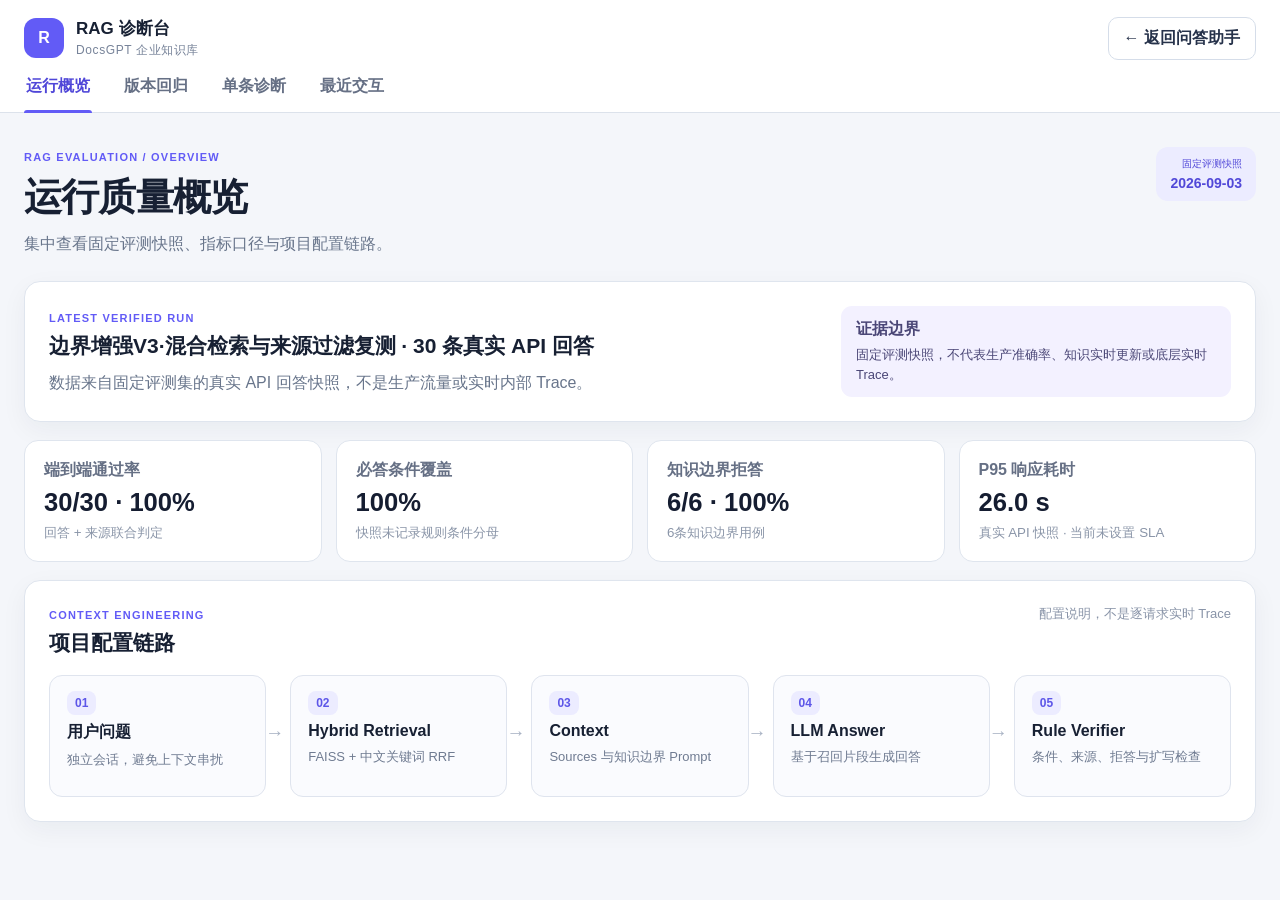
<file: deployment/server/frontend/ops/index.html>
<!doctype html>
<html lang="zh-CN">
  <head>
    <meta charset="UTF-8" />
    <meta name="viewport" content="width=device-width, initial-scale=1.0" />
    <title>DocsGPT RAG 评测与链路诊断台</title>
    <link rel="stylesheet" href="./styles.css?v=rag-ui-v3" />
  </head>
  <body>
    <header class="topbar">
      <div class="topbar-main">
        <div class="brand"><span class="brand-mark">R</span><div><strong>RAG 诊断台</strong><small>DocsGPT 企业知识库</small></div></div>
        <div class="topbar-actions">
          <span id="preview-badge" class="preview-badge" hidden>LOCAL PREVIEW</span>
          <a id="demo-link" class="demo-link" href="/demo">← 返回问答助手</a>
        </div>
      </div>
      <nav class="view-tabs" aria-label="诊断台模块">
        <button class="view-tab active" type="button" data-view-target="overview" aria-selected="true">运行概览</button>
        <button class="view-tab" type="button" data-view-target="versions" aria-selected="false">版本回归</button>
        <button class="view-tab" type="button" data-view-target="traces" aria-selected="false">单条诊断</button>
        <button class="view-tab" type="button" data-view-target="live" aria-selected="false">最近交互</button>
      </nav>
    </header>

    <main>
      <section class="view active" data-view="overview">
        <div class="page-heading">
          <div><span class="eyebrow">RAG EVALUATION / OVERVIEW</span><h1>运行质量概览</h1><p>集中查看固定评测快照、指标口径与项目配置链路。</p></div>
          <span class="snapshot-stamp"><small>固定评测快照</small><strong id="run-date">--</strong></span>
        </div>
        <article class="panel run-summary">
          <div><span class="eyebrow">LATEST VERIFIED RUN</span><h2 id="run-title">正在载入评测数据…</h2><p id="run-notice"></p></div>
          <div class="evidence-note"><strong>证据边界</strong><span>固定评测快照，不代表生产准确率、知识实时更新或底层实时 Trace。</span></div>
        </article>
        <section class="metrics" aria-label="核心指标">
          <article><span>端到端通过率</span><strong id="metric-e2e">--</strong><small id="metric-e2e-note">回答 + 来源联合判定</small></article>
          <article><span>必答条件覆盖</span><strong id="metric-coverage">--</strong><small id="metric-coverage-note">规则化固定集检查</small></article>
          <article><span>知识边界拒答</span><strong id="metric-boundary">--</strong><small id="metric-boundary-note">拒答且无依据扩写</small></article>
          <article><span>P95 响应耗时</span><strong id="metric-p95">--</strong><small id="metric-p95-note">真实 API 回答快照</small></article>
        </section>
        <article class="panel">
          <div class="section-heading"><div><span class="eyebrow">CONTEXT ENGINEERING</span><h2>项目配置链路</h2></div><span class="muted">配置说明，不是逐请求实时 Trace</span></div>
          <div id="pipeline-list" class="pipeline"></div>
        </article>
      </section>

      <section class="view" data-view="versions" hidden>
        <div class="page-heading">
          <div><span class="eyebrow">VERSION REGRESSION</span><h1>版本回归对比</h1><p>同一组30条固定用例；每个版本默认与上一版本比较。</p></div>
          <span class="baseline-note">默认基线：上一版本</span>
        </div>
        <article class="panel comparison-panel">
          <div class="comparison-head"><span>评测版本</span><span>端到端</span><span>条件覆盖</span><span>来源命中</span><span>边界拒答</span><span>状态</span></div>
          <div id="version-list" class="version-list"></div>
        </article>
        <p class="footnote">绿色表示相对上一版本改善，红色表示回归；历史失败明细未随当前快照保存时不会虚构失败案例。</p>
      </section>

      <section class="view" data-view="traces" hidden>
        <div class="page-heading"><div><span class="eyebrow">EVALUATION TRACE</span><h1>单条问题诊断</h1><p>检查问题、来源、回答和规则判定；缺失的 Chunk 与检索字段明确显示为未提供。</p></div></div>
        <article class="panel trace-panel">
          <div class="trace-picker">
            <label for="trace-select">选择固定评测用例</label>
            <div><select id="trace-select"></select><button id="boundary-case-button" type="button">查看边界用例</button></div>
          </div>
          <section class="case-chain" aria-label="项目配置链路">
            <div><strong>项目配置链路</strong><small>非逐阶段实时 Trace</small></div>
            <ol id="case-chain-list"></ol>
          </section>
          <div id="trace-detail" class="trace-detail"></div>
          <section class="retrieval-record">
            <div class="section-heading"><div><span class="eyebrow">RETRIEVAL RECORD</span><h2>当前快照中的检索信息</h2></div></div>
            <p id="retrieval-notice" class="data-notice"></p>
            <div class="table-scroll">
              <table><thead><tr><th>排名</th><th>来源</th><th>Chunk ID</th><th>检索方式</th><th>分数</th><th>进入 Prompt</th></tr></thead><tbody id="retrieval-body"></tbody></table>
            </div>
          </section>
        </article>
      </section>

      <section class="view" data-view="live" hidden>
        <div class="page-heading">
          <div><span class="eyebrow">LOCAL INTERACTION TRACE</span><h1>最近交互诊断</h1><p>查看共享问答页刚刚产生的本地预览记录，定位意图分类、改写、子问题覆盖和拒答原因。</p></div>
          <button id="refresh-live-traces" class="secondary-button" type="button">刷新记录</button>
        </div>
        <article class="panel trace-panel">
          <p class="live-trace-warning"><strong>数据边界：</strong>这些是当前浏览器中真实发生的本地预览交互，不是 DocsGPT 后端 API、向量检索、LLM Prompt 或生产 Trace；未发生的阶段不会补造。</p>
          <div id="live-empty" class="live-empty" hidden>还没有本地交互记录。请先返回问答助手提交一个问题，再点击“刷新记录”。</div>
          <div id="live-content">
            <div class="trace-picker">
              <label for="live-trace-select">选择最近交互</label>
              <select id="live-trace-select"></select>
            </div>
            <div id="live-trace-detail" class="trace-detail"></div>
            <section class="retrieval-record">
              <div class="section-heading"><div><span class="eyebrow">REQUEST PIPELINE</span><h2>本次请求阶段记录</h2></div></div>
              <div id="live-pipeline" class="live-pipeline"></div>
            </section>
          </div>
        </article>
      </section>
    </main>
    <script type="module" src="./app.js?v=rag-ui-live-v1"></script>
  </body>
</html>
</file>
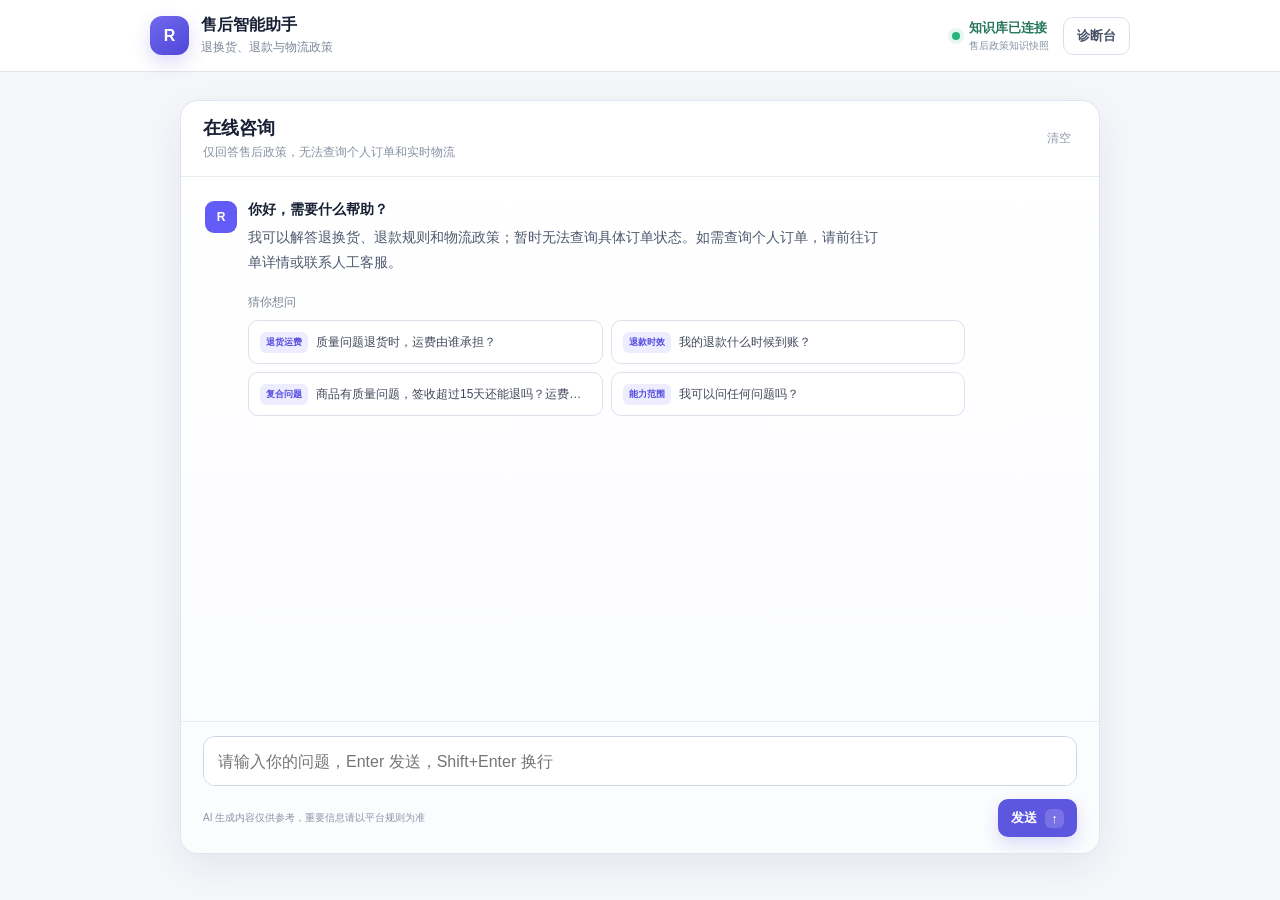
<file: deployment/server/frontend/preview/shared/index.html>
<!doctype html>
<html lang="zh-CN">
  <head>
    <meta charset="UTF-8" />
    <meta name="viewport" content="width=device-width, initial-scale=1.0" />
    <meta name="shared-agent-token" content="__SHARED_AGENT_TOKEN__" />
    <title>售后智能助手</title>
    <link rel="stylesheet" href="./styles.css?v=rag-ui-v3" />
  </head>
  <body>
    <header class="app-header">
      <a class="brand" href="./" aria-label="返回售后智能助手">
        <span class="brand-mark">R</span>
        <span><strong>售后智能助手</strong><small>退换货、退款与物流政策</small></span>
      </a>
      <div class="header-actions">
        <span class="service-status"><i></i><span><strong>知识库已连接</strong><small>售后政策知识快照</small></span></span>
        <a class="ops-link" href="/ops/">诊断台</a>
      </div>
    </header>

    <main class="page-shell">
      <section class="chat-card" aria-label="售后咨询">
        <header class="chat-heading">
          <div><strong>在线咨询</strong><small>仅回答售后政策，无法查询个人订单和实时物流</small></div>
          <button class="text-button" id="reset-button" type="button">清空</button>
        </header>

        <div class="conversation" id="conversation" aria-live="polite">
          <section id="welcome-panel" class="welcome-panel">
            <div class="message assistant-message">
              <span class="avatar">R</span>
              <div><strong>你好，需要什么帮助？</strong><p>我可以解答退换货、退款规则和物流政策；暂时无法查询具体订单状态。如需查询个人订单，请前往订单详情或联系人工客服。</p></div>
            </div>
            <div class="suggestions">
              <p>猜你想问</p>
              <div id="suggestion-list" class="suggestion-list"></div>
            </div>
          </section>
        </div>

        <form class="composer" id="question-form">
          <textarea id="question-input" rows="1" aria-label="输入售后问题" placeholder="请输入你的问题，Enter 发送，Shift+Enter 换行"></textarea>
          <div class="composer-footer">
            <span id="composer-status">AI 生成内容仅供参考，重要信息请以平台规则为准</span>
            <button class="primary-button" id="send-button" type="submit" aria-label="发送问题"><span>发送</span><b>↑</b></button>
          </div>
        </form>
      </section>
    </main>

    <div class="drawer-backdrop" id="drawer-backdrop" hidden></div>
    <aside class="source-drawer" id="source-drawer" aria-labelledby="source-title" hidden>
      <header><div><small>ANSWER SOURCE</small><h2 id="source-title">来源详情</h2></div><button id="close-source" type="button" aria-label="关闭来源详情">×</button></header>
      <div class="source-summary"><span id="source-index">来源1</span><strong id="source-file">--</strong></div>
      <dl>
        <div><dt>知识库版本</dt><dd id="source-version">--</dd></div>
        <div><dt>Chunk ID</dt><dd id="source-chunk">--</dd></div>
        <div><dt>命中片段</dt><dd id="source-snippet">--</dd></div>
        <div><dt>页码 / 章节</dt><dd id="source-location">--</dd></div>
        <div><dt>检索分数</dt><dd id="source-score">--</dd></div>
      </dl>
      <p class="missing-note">仅展示当前接口真实提供的字段；缺失的片段级信息不会补造。</p>
    </aside>

    <div class="toast" id="toast" role="status" hidden></div>
    <script type="module" src="./app.js?v=rag-ui-live-v2"></script>
  </body>
</html>
</file>
<file: deployment/server/frontend/ops/styles.css>
:root { color-scheme: light; font-family: Inter, "Segoe UI", "PingFang SC", "Microsoft YaHei", sans-serif; color: #172033; background: #f4f6fa; font-size: 16px; }
* { box-sizing: border-box; }
html { scroll-behavior: smooth; }
body { min-height: 100vh; margin: 0; background: #f4f6fa; }
button, select { font: inherit; }
button { cursor: pointer; }
button:focus-visible, select:focus-visible, a:focus-visible { outline: 3px solid rgba(98,91,246,.24); outline-offset: 2px; }
.topbar { position: sticky; z-index: 10; top: 0; border-bottom: 1px solid #dce2eb; background: rgba(255,255,255,.96); backdrop-filter: blur(14px); }
.topbar-main, .view-tabs, main { width: min(1480px,calc(100% - 48px)); margin-inline: auto; }
.topbar-main { min-height: 76px; display: flex; align-items: center; justify-content: space-between; gap: 24px; }
.brand { display: flex; align-items: center; gap: 12px; }
.brand-mark { width: 40px; height: 40px; display: grid; place-items: center; border-radius: 12px; color: #fff; background: #625bf6; font-weight: 850; }
.brand div { display: grid; gap: 2px; }
.brand strong { font-size: 17px; }
.brand small { color: #778399; font-size: 12px; letter-spacing: .05em; }
.topbar-actions { display: flex; align-items: center; gap: 11px; }
.preview-badge { padding: 6px 9px; border-radius: 7px; color: #554de0; background: #eeedff; font-size: 10px; font-weight: 850; letter-spacing: .08em; }
.demo-link { padding: 10px 15px; border: 1px solid #d5dde9; border-radius: 10px; color: #26324a; background: #fff; font-weight: 750; text-decoration: none; }
.demo-link:hover { border-color: #8c8bf1; color: #4f46d8; }
.view-tabs { display: flex; gap: 30px; }
.view-tab { position: relative; padding: 0 2px 15px; border: 0; color: #667085; background: transparent; font-weight: 750; }
.view-tab::after { position: absolute; right: 0; bottom: -1px; left: 0; height: 3px; border-radius: 3px 3px 0 0; background: transparent; content: ''; }
.view-tab:hover, .view-tab.active { color: #4f46d8; }
.view-tab.active::after { background: #625bf6; }
main { padding-block: 34px 64px; }
.view[hidden] { display: none; }
.page-heading { display: flex; align-items: flex-start; justify-content: space-between; gap: 24px; margin-bottom: 24px; }
.eyebrow { color: #625bf6; font-size: 11px; font-weight: 850; letter-spacing: .11em; }
h1 { margin: 7px 0 8px; font-size: clamp(27px,3vw,38px); letter-spacing: -.02em; }
h2 { margin: 6px 0 0; font-size: 21px; }
.page-heading p, .run-summary p { margin: 0; color: #68758b; line-height: 1.65; }
.snapshot-stamp { display: grid; gap: 4px; padding: 10px 14px; border-radius: 12px; color: #5148d8; background: #ececff; text-align: right; }
.snapshot-stamp small { font-size: 10px; }
.snapshot-stamp strong { font-size: 14px; }
.baseline-note { padding: 8px 12px; border: 1px solid #dedff1; border-radius: 9px; color: #554de0; background: #f7f6ff; font-size: 12px; font-weight: 750; }
.panel { padding: 24px; border: 1px solid #dfe5ee; border-radius: 16px; background: #fff; box-shadow: 0 8px 26px rgba(29,42,68,.05); }
.run-summary { display: flex; align-items: center; justify-content: space-between; gap: 28px; }
.run-summary p { margin-top: 10px; }
.evidence-note { max-width: 390px; display: grid; gap: 5px; padding: 13px 15px; border-radius: 11px; color: #4b4777; background: #f3f1ff; }
.evidence-note span { font-size: 13px; line-height: 1.5; }
.metrics { display: grid; grid-template-columns: repeat(4,1fr); gap: 14px; margin: 18px 0; }
.metrics article { display: grid; gap: 7px; padding: 19px; border: 1px solid #dfe5ee; border-radius: 14px; background: #fff; }
.metrics span { color: #667085; font-weight: 700; }
.metrics strong { color: #151d31; font-size: clamp(22px,2vw,28px); }
.metrics small { min-height: 18px; color: #8a95a8; }
.section-heading { display: flex; align-items: flex-start; justify-content: space-between; margin-bottom: 18px; }
.muted { color: #8994a8; font-size: 13px; }
.pipeline { display: grid; grid-template-columns: repeat(5,minmax(0,1fr)); gap: 24px; }
.pipeline-step { position: relative; min-height: 122px; padding: 17px; border: 1px solid #dfe4ee; border-radius: 13px; background: #fafbfe; }
.pipeline-step:not(:last-child)::after { position: absolute; top: 46px; right: -19px; color: #a8b2c3; font-size: 19px; content: '→'; }
.pipeline-step b { display: block; margin: 11px 0 7px; font-size: 16px; }
.pipeline-step p { margin: 0; color: #6f7b91; font-size: 13px; line-height: 1.5; }
.step-index { padding: 5px 8px; border-radius: 8px; color: #5d56e8; background: #ececff; font-size: 12px; font-weight: 850; }

.comparison-panel { overflow: hidden; padding: 8px 24px; }
.comparison-head, .version-row { display: grid; grid-template-columns: minmax(210px,1.35fr) repeat(4,minmax(105px,.7fr)) minmax(150px,.9fr); align-items: center; gap: 15px; }
.comparison-head { padding: 16px 12px; border-bottom: 1px solid #e7ebf1; color: #8590a4; font-size: 12px; font-weight: 750; }
.version-row { padding: 18px 12px; border-bottom: 1px solid #edf0f5; }
.version-row:last-child { border-bottom: 0; }
.version-row.regression { margin-inline: -24px; padding-inline: 36px; background: #fff8f7; }
.version-name strong { font-size: 15px; }
.version-name small { display: block; margin-top: 5px; color: #8a95a8; }
.version-score { display: grid; gap: 4px; }
.version-score strong { color: #243047; font-size: 16px; }
.version-score small { width: fit-content; padding: 3px 6px; border-radius: 6px; font-size: 10px; font-weight: 800; }
.positive { color: #087f5b; background: #e7f8f0; }
.negative { color: #b42318; background: #feeceb; }
.neutral { color: #727d90; background: #f0f2f5; }
.version-status { display: grid; justify-items: start; gap: 5px; }
.version-status > span { padding: 5px 8px; border-radius: 7px; font-size: 11px; font-weight: 800; }
.status-regression { color: #b42318; background: #feeceb; }
.status-improved { color: #087f5b; background: #e7f8f0; }
.status-neutral { color: #68758b; background: #eef1f5; }
.version-status button { padding: 4px 0; border: 0; color: #5148d8; background: transparent; font-size: 11px; font-weight: 750; }
.history-missing { color: #9a6a62; font-size: 9px; }
.footnote { margin: 12px 4px 0; color: #7f8ba0; font-size: 12px; text-align: right; }

.trace-panel { display: grid; gap: 20px; }
.trace-picker { display: grid; gap: 8px; }
.trace-picker label { color: #667085; font-size: 13px; font-weight: 750; }
.trace-picker > div { display: grid; grid-template-columns: 1fr auto; gap: 10px; }
select { width: 100%; padding: 12px 14px; border: 1px solid #ccd5e2; border-radius: 11px; color: #172033; background: #fff; }
#boundary-case-button { padding: 0 13px; border: 1px solid #d8dfea; border-radius: 10px; color: #5148d8; background: #fff; font-weight: 750; }
.case-chain { display: grid; gap: 13px; padding: 16px; border: 1px solid #e2e5ed; border-radius: 13px; background: #fafbfe; }
.case-chain > div { display: flex; justify-content: space-between; gap: 12px; }
.case-chain small { color: #8a95a8; }
.case-chain ol { display: flex; align-items: stretch; gap: 18px; margin: 0; padding: 0; list-style: none; overflow-x: auto; }
.case-chain li { position: relative; min-width: max-content; padding: 8px 10px; border-radius: 8px; color: #465168; background: #fff; font-size: 11px; font-weight: 700; }
.case-chain li:not(:last-child)::after { position: absolute; right: -14px; color: #aab3c2; content: '→'; }
.trace-detail { display: grid; grid-template-columns: repeat(4,1fr); gap: 14px; }
.trace-card { min-height: 138px; padding: 17px; border: 1px solid #e0e5ee; border-radius: 13px; background: #fafbfe; }
.trace-card.wide { grid-column: span 2; }
.trace-card > span:first-child { display: block; margin-bottom: 10px; color: #78849a; font-size: 12px; font-weight: 800; letter-spacing: .05em; }
.trace-card > div { line-height: 1.6; overflow-wrap: anywhere; }
.status-pass { color: #087f5b; font-weight: 850; }
.status-fail { color: #c2413b; font-weight: 850; }
.safe-markdown h3, .safe-markdown h4, .safe-markdown h5 { margin: 8px 0; font-size: 14px; }
.safe-markdown p { margin: 0 0 8px; }
.safe-markdown ul, .safe-markdown ol { margin: 5px 0; padding-left: 20px; }
.safe-markdown strong { color: #172033; }
.retrieval-record { padding-top: 6px; }
.data-notice { margin: -8px 0 12px; padding: 10px 12px; border-radius: 9px; color: #745a28; background: #fff7e7; font-size: 11px; line-height: 1.55; }
.table-scroll { overflow-x: auto; border: 1px solid #e0e5ee; border-radius: 11px; }
table { width: 100%; min-width: 760px; border-collapse: collapse; }
th, td { padding: 12px; border-bottom: 1px solid #e9edf2; font-size: 12px; text-align: left; }
th { color: #6f7b91; background: #f7f8fb; }
tbody tr:last-child td { border-bottom: 0; }
.missing-value { color: #9a6a62; }
.empty-row { color: #7b8699; text-align: center; }
.secondary-button { min-height: 40px; padding: 0 14px; border: 1px solid #d8dfea; border-radius: 10px; color: #5148d8; background: #fff; font-weight: 750; }
.secondary-button:hover { border-color: #8d89ee; background: #f7f7ff; }
.live-trace-warning { margin: 0; padding: 13px 15px; border: 1px solid #edd9aa; border-radius: 11px; color: #745a28; background: #fff9eb; font-size: 12px; line-height: 1.65; }
.live-empty { padding: 48px 20px; border: 1px dashed #cfd6e2; border-radius: 13px; color: #7b8699; background: #fafbfe; text-align: center; }
.live-pipeline { display: grid; grid-template-columns: repeat(2,minmax(0,1fr)); gap: 10px; }
.live-stage { min-width: 0; padding: 14px; border: 1px solid #e0e5ee; border-radius: 11px; background: #fafbfe; }
.live-stage strong { display: block; margin: 10px 0 5px; font-size: 13px; }
.live-stage p { margin: 0; color: #68758b; font-size: 12px; line-height: 1.55; overflow-wrap: anywhere; }

@media (max-width: 1100px) {
  .topbar-main, .view-tabs, main { width: min(100% - 32px,900px); }
  .metrics { grid-template-columns: repeat(2,1fr); }
  .pipeline { grid-template-columns: 1fr; gap: 10px; }
  .pipeline-step:not(:last-child)::after { display: none; }
  .comparison-panel { overflow-x: auto; }
  .comparison-head, .version-row { min-width: 1040px; }
  .trace-detail { grid-template-columns: repeat(2,1fr); }
}

@media (max-width: 640px) {
  .topbar-main, .view-tabs, main { width: calc(100% - 24px); }
  .topbar-main { min-height: 68px; }
  .brand small, .preview-badge { display: none; }
  .demo-link { padding: 8px 10px; font-size: 11px; }
  .view-tabs { gap: 22px; overflow-x: auto; }
  .view-tab { white-space: nowrap; }
  main { padding-block: 24px 40px; }
  .page-heading, .run-summary { display: grid; }
  .snapshot-stamp, .baseline-note { justify-self: start; }
  .evidence-note { max-width: none; }
  .metrics { grid-template-columns: 1fr; }
  .panel { padding: 17px; }
  .trace-picker > div { grid-template-columns: 1fr; }
  #boundary-case-button { min-height: 40px; }
  .case-chain > div { display: grid; }
  .trace-detail { grid-template-columns: 1fr; }
  .trace-card.wide { grid-column: span 1; }
  .live-pipeline { grid-template-columns: 1fr; }
}
</file>
<file: deployment/server/frontend/preview/shared/styles.css>
:root { color-scheme: light; font-family: Inter, "Segoe UI", "PingFang SC", "Microsoft YaHei", sans-serif; color: #172033; background: #f4f6fa; font-size: 16px; }
* { box-sizing: border-box; }
body { min-height: 100vh; margin: 0; background: #f4f6fa; }
body.drawer-open { overflow: hidden; }
button, textarea { font: inherit; }
button { cursor: pointer; }
button:focus-visible, textarea:focus-visible, a:focus-visible, summary:focus-visible { outline: 3px solid rgba(98,91,246,.25); outline-offset: 2px; }

.app-header { position: sticky; z-index: 20; top: 0; min-height: 72px; display: flex; align-items: center; justify-content: space-between; gap: 24px; padding: 0 max(24px, calc((100% - 980px) / 2)); border-bottom: 1px solid #e0e5ed; background: rgba(255,255,255,.96); backdrop-filter: blur(14px); }
.brand { min-width: 0; display: flex; align-items: center; gap: 12px; color: inherit; text-decoration: none; }
.brand-mark { width: 39px; height: 39px; display: grid; flex: 0 0 auto; place-items: center; border-radius: 12px; color: #fff; background: linear-gradient(145deg,#7169ee,#4f46d8); box-shadow: 0 7px 18px rgba(79,70,216,.2); font-weight: 850; }
.brand strong, .brand small { display: block; }
.brand strong { font-size: 16px; }
.brand small { margin-top: 3px; color: #7c8798; font-size: 12px; }
.header-actions { display: flex; align-items: center; gap: 14px; }
.service-status { display: flex; align-items: center; gap: 9px; }
.service-status > i { width: 8px; height: 8px; flex: 0 0 auto; border-radius: 50%; background: #28b57d; box-shadow: 0 0 0 4px #e5f7ef; }
.service-status strong, .service-status small { display: block; }
.service-status strong { color: #26785b; font-size: 13px; }
.service-status small { margin-top: 2px; color: #8290a4; font-size: 10px; }
.ops-link { min-height: 38px; display: inline-flex; align-items: center; padding: 0 13px; border: 1px solid #d8dfea; border-radius: 10px; color: #465168; background: #fff; font-size: 13px; font-weight: 750; text-decoration: none; }
.ops-link:hover { border-color: #8d89ee; color: #4f46d8; background: #f7f7ff; }

.page-shell { width: min(920px, calc(100% - 40px)); margin: 0 auto; padding: 28px 0 46px; }
.chat-card { overflow: hidden; min-height: calc(100vh - 146px); display: grid; grid-template-rows: auto minmax(330px,1fr) auto; border: 1px solid #dfe5ee; border-radius: 18px; background: #fff; box-shadow: 0 12px 34px rgba(29,42,68,.07); }
.chat-heading { min-height: 72px; display: flex; align-items: center; justify-content: space-between; gap: 20px; padding: 15px 22px; border-bottom: 1px solid #e7ebf1; }
.chat-heading div { display: grid; gap: 4px; }
.chat-heading strong { font-size: 18px; }
.chat-heading small { color: #8691a3; font-size: 12px; }
.text-button { border: 0; color: #929bac; background: transparent; font-size: 12px; }
.text-button:hover { color: #4f46d8; }

.conversation { overflow-y: auto; padding: 24px; background: linear-gradient(#fff,#fbfcff); }
.welcome-panel { max-width: 760px; }
.message { display: flex; gap: 11px; margin-bottom: 20px; }
.message:last-child { margin-bottom: 0; }
.avatar { width: 32px; height: 32px; display: grid; flex: 0 0 auto; place-items: center; border-radius: 9px; color: #fff; background: #625bf6; font-size: 12px; font-weight: 850; }
.message > div { max-width: 84%; }
.message strong { display: block; margin-bottom: 6px; font-size: 14px; }
.message p { margin: 0 0 9px; color: #4d596e; font-size: 14px; line-height: 1.75; }
.message p:last-child { margin-bottom: 0; }
.user-message { justify-content: flex-end; }
.user-message > div { padding: 11px 14px; border-radius: 14px 14px 4px 14px; background: #eeedff; }
.user-message p { color: #393476; }
.answer-block { padding: 15px 17px; border: 1px solid #e1e5ed; border-radius: 13px; background: #fff; }
.answer-block.refused, .answer-block.not_covered { border-color: #ecd6ac; background: #fffaf0; }
.answer-block.partial_answer { border-color: #d9d7ff; background: #fbfbff; }
.answer-headline { margin-bottom: 10px !important; font-size: 15px !important; }
.answer-section { padding: 11px 0; border-top: 1px solid #edf0f4; }
.answer-section:first-of-type { border-top: 0; }
.answer-section h3 { margin: 0 0 5px; color: #273044; font-size: 13px; }
.answer-section p { margin-bottom: 5px; }
.answer-section p { white-space: pre-line; }
.coverage-badge { margin: 8px 0 4px; padding: 8px 10px; border-radius: 8px; color: #2d3f73; background: #f0f2ff; font-size: 11px; font-weight: 750; }
.coverage-badge.partial_answer { color: #875f16; background: #fff7e4; }
.source-reference { margin-left: 2px; padding: 1px 5px; border: 0; border-radius: 5px; color: #5148d8; background: #eeedff; font-size: 11px; font-weight: 800; vertical-align: baseline; }
.source-reference:hover { background: #dfddff; }
.loading-bubble { display: flex; align-items: center; gap: 9px; padding: 10px 13px; border-radius: 12px; background: #f4f5f9; }
.loading-bubble p { margin: 0; color: #6e788a; font-size: 13px; }
.loading-dot { width: 8px; height: 8px; border-radius: 50%; background: #625bf6; animation: pulse 1s infinite alternate; }
@keyframes pulse { to { opacity: .3; transform: scale(.75); } }

.suggestions { margin: 4px 0 0 43px; }
.suggestions > p { margin: 0 0 9px; color: #7a8598; font-size: 12px; }
.suggestion-list { display: grid; grid-template-columns: repeat(2,minmax(0,1fr)); gap: 8px; }
.suggestion { min-width: 0; min-height: 44px; display: flex; align-items: center; gap: 8px; padding: 8px 11px; border: 1px solid #dde1eb; border-radius: 10px; color: #41495c; background: #fff; text-align: left; }
.suggestion:hover { border-color: #8d89ee; color: #4f46d8; background: #f7f7ff; }
.suggestion small { flex: 0 0 auto; padding: 4px 6px; border-radius: 6px; color: #554de0; background: #eeedff; font-size: 9px; font-weight: 850; }
.suggestion span { overflow: hidden; font-size: 12px; text-overflow: ellipsis; white-space: nowrap; }

.answer-actions { position: relative; display: flex; flex-wrap: wrap; gap: 4px; margin-top: 12px; padding-top: 10px; border-top: 1px solid #e7eaf0; }
.answer-actions > button, .recovery-actions button { min-height: 30px; padding: 0 9px; border: 1px solid #dfe3eb; border-radius: 8px; color: #667085; background: #fff; font-size: 11px; }
.answer-actions > button:hover, .recovery-actions button:hover { border-color: #aaa7ed; color: #4f46d8; }
.feedback-panel { position: absolute; z-index: 4; bottom: 36px; left: 0; width: 260px; display: flex; flex-wrap: wrap; gap: 6px; padding: 12px; border: 1px solid #dfe3eb; border-radius: 12px; background: #fff; box-shadow: 0 10px 26px rgba(24,32,51,.14); }
.feedback-panel[hidden] { display: none; }
.feedback-panel strong, .feedback-panel small { width: 100%; }
.feedback-panel strong { font-size: 12px; }
.feedback-panel button { padding: 5px 7px; border: 1px solid #e1e4eb; border-radius: 7px; color: #596579; background: #fafbfc; font-size: 10px; }
.feedback-panel small { color: #929bac; font-size: 9px; }
.recovery-list { margin: 10px 0; padding-left: 20px; color: #5d6676; font-size: 13px; line-height: 1.8; }
.recovery-actions { display: flex; flex-wrap: wrap; gap: 6px; }

.composer { padding: 14px 22px 16px; border-top: 1px solid #e7ebf1; background: #fbfcfe; }
.composer textarea { width: 100%; min-height: 48px; max-height: 132px; resize: none; overflow-y: auto; padding: 13px 14px; border: 1px solid #ccd5e2; border-radius: 12px; outline: none; color: #172033; background: #fff; line-height: 1.5; }
.composer textarea:focus { border-color: #7169ee; box-shadow: 0 0 0 3px #ecebff; }
.composer-footer { display: flex; align-items: center; justify-content: space-between; gap: 16px; margin-top: 9px; }
.composer-footer > span { color: #8a95a8; font-size: 10px; }
.primary-button { min-height: 38px; display: inline-flex; align-items: center; gap: 8px; padding: 0 13px; border: 0; border-radius: 10px; color: #fff; background: #5d56df; box-shadow: 0 7px 16px rgba(79,70,216,.18); font-size: 13px; font-weight: 800; }
.primary-button:hover { background: #4f47ce; transform: translateY(-1px); }
.primary-button:disabled { opacity: .55; cursor: wait; transform: none; }
.primary-button b { width: 19px; height: 19px; display: grid; place-items: center; border-radius: 6px; background: rgba(255,255,255,.17); }

.drawer-backdrop { position: fixed; z-index: 40; inset: 0; background: rgba(17,24,39,.28); backdrop-filter: blur(2px); }
.drawer-backdrop[hidden], .source-drawer[hidden] { display: none; }
.source-drawer { position: fixed; z-index: 41; top: 0; right: 0; width: min(430px,100%); height: 100vh; overflow-y: auto; padding: 24px; background: #fff; box-shadow: -18px 0 46px rgba(15,23,42,.18); }
.source-drawer header { display: flex; align-items: flex-start; justify-content: space-between; padding-bottom: 18px; border-bottom: 1px solid #e5e9f0; }
.source-drawer header small { color: #625bf6; font-size: 10px; font-weight: 850; letter-spacing: .1em; }
.source-drawer h2 { margin: 5px 0 0; font-size: 22px; }
.source-drawer header button { width: 34px; height: 34px; border: 1px solid #dfe3eb; border-radius: 9px; color: #68758a; background: #fff; font-size: 21px; }
.source-summary { display: grid; gap: 7px; margin: 20px 0; padding: 15px; border-radius: 12px; background: #f6f5ff; }
.source-summary span { color: #625bf6; font-size: 11px; font-weight: 800; }
.source-summary strong { overflow-wrap: anywhere; font-size: 14px; }
.source-drawer dl { margin: 0; }
.source-drawer dl div { padding: 14px 0; border-bottom: 1px solid #edf0f4; }
.source-drawer dt { margin-bottom: 5px; color: #7b8699; font-size: 11px; font-weight: 700; }
.source-drawer dd { margin: 0; color: #30394a; font-size: 13px; line-height: 1.55; overflow-wrap: anywhere; }
.missing-note { margin: 18px 0 0; padding: 12px; border-radius: 10px; color: #745a28; background: #fff7e7; font-size: 11px; line-height: 1.6; }
.toast { position: fixed; z-index: 60; left: 50%; bottom: 28px; max-width: min(440px,calc(100% - 30px)); padding: 10px 14px; border-radius: 10px; color: #fff; background: #252b3b; box-shadow: 0 10px 30px rgba(20,26,42,.2); font-size: 12px; transform: translateX(-50%); }

@media (max-width: 700px) {
  .app-header { min-height: 66px; padding: 0 14px; }
  .brand small, .service-status small { display: none; }
  .brand strong { font-size: 14px; }
  .header-actions { gap: 9px; }
  .service-status strong { font-size: 11px; }
  .ops-link { min-height: 35px; padding: 0 9px; font-size: 11px; }
  .page-shell { width: calc(100% - 16px); padding: 8px 0 18px; }
  .chat-card { min-height: calc(100vh - 82px); border-radius: 13px; }
  .conversation, .chat-heading { padding-inline: 15px; }
  .chat-heading small { max-width: 230px; }
  .suggestions { margin-left: 43px; }
  .suggestion-list { grid-template-columns: 1fr; }
  .composer { padding-inline: 14px; }
  .composer-footer { align-items: flex-end; }
  .composer-footer > span { max-width: 68%; }
  .message > div { max-width: calc(100% - 42px); }
  .answer-actions { gap: 3px; }
  .source-drawer { padding: 18px; }
}
</file>
